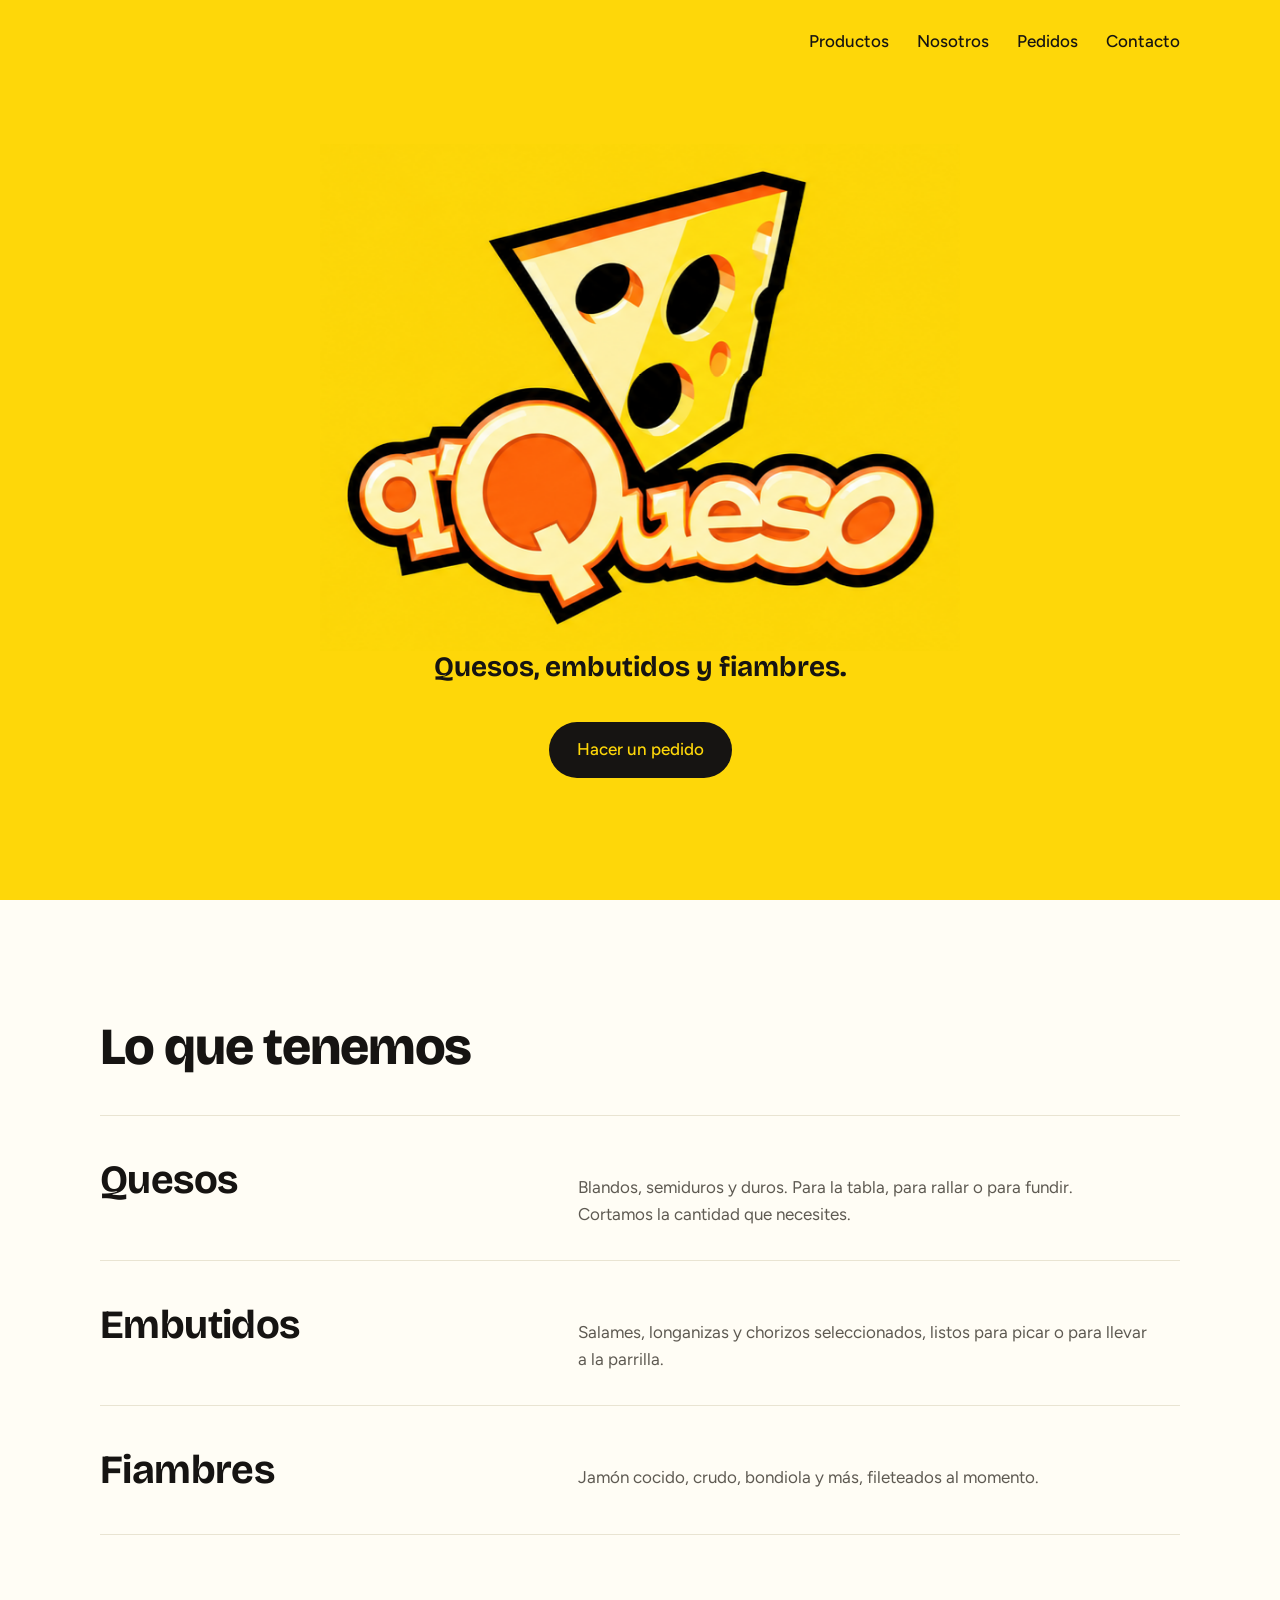
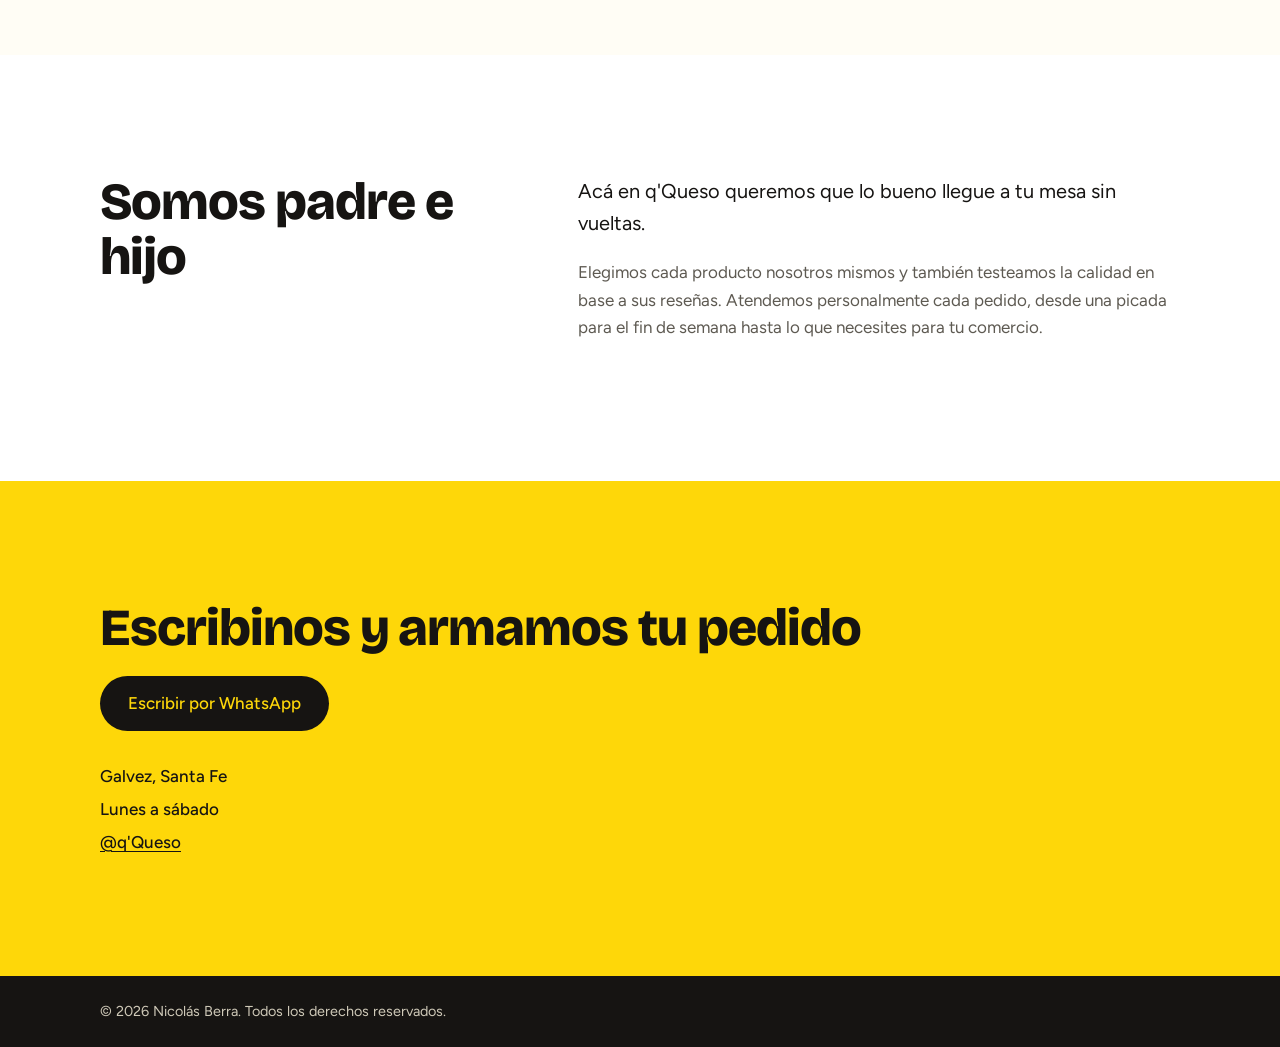
<file: index.html>
<!DOCTYPE html>
<html lang="es">
<head>
<meta charset="utf-8">
<meta name="viewport" content="width=device-width, initial-scale=1">
<title>q'Queso!</title>
<meta name="description" content="q'Queso: quesos, embutidos y fiambres. Un emprendimiento familiar de padre e hijo.">
<link rel="icon" href="Logo_q_Queso-Sin-Fondo.png">
<link rel="preconnect" href="https://fonts.googleapis.com">
<link rel="preconnect" href="https://fonts.gstatic.com" crossorigin>
<link href="https://fonts.googleapis.com/css2?family=Bricolage+Grotesque:opsz,wght@12..96,500;12..96,700;12..96,800&family=Figtree:wght@400;500&display=swap" rel="stylesheet">
<link rel="stylesheet" href="styles.css">
</head>
<body>

<header class="hero">
  <nav class="wrap nav" aria-label="Principal">
    <a href="#productos">Productos</a>
    <a href="#nosotros">Nosotros</a>
    <a href="pedidos.html">Pedidos</a>
    <a href="#contacto">Contacto</a>
  </nav>
  <div class="hero-body wrap">
    <div>
      <img class= "logo" src="logo.png" alt="q'Queso" width="708" height="561">
      <p>Quesos, embutidos y fiambres.</p>
      <a class="boton" href="pedidos.html">Hacer un pedido</a>
    </div>
  </div>
</header>

<main>
  <section id="productos">
    <div class="wrap">
      <h2>Lo que tenemos</h2>
      <div class="producto">
        <h3>Quesos</h3>
        <p>Blandos, semiduros y duros. Para la tabla, para rallar o para fundir. Cortamos la cantidad que necesites.</p>
      </div>
      <div class="producto">
        <h3>Embutidos</h3>
        <p>Salames, longanizas y chorizos seleccionados, listos para picar o para llevar a la parrilla.</p>
      </div>
      <div class="producto">
        <h3>Fiambres</h3>
        <p>Jamón cocido, crudo, bondiola y más, fileteados al momento.</p>
      </div>
    </div>
  </section>

  <section id="nosotros" class="nosotros">
    <div class="wrap">
      <h2>Somos padre e hijo</h2>
      <div>
        <p>Acá en q'Queso queremos que lo bueno llegue a tu mesa sin vueltas.</p>
        <p>Elegimos cada producto nosotros mismos y también testeamos la calidad en base a sus reseñas. Atendemos personalmente cada pedido, desde una picada para el fin de semana hasta lo que necesites para tu comercio.</p>
      </div>
    </div>
  </section>

  <section id="contacto" class="contacto">
    <div class="wrap">
      <h2>Escribinos y armamos tu pedido</h2>
      <a class="boton" href="https://wa.me/5493404437353?text=Hola!%20Quisiera%20hacer%20un%20pedido." target="_blank" rel="noopener">Escribir por WhatsApp</a>
      <div class="datos">
        <span>Galvez, Santa Fe</span>
        <span>Lunes a sábado</span>
        <a href="https://www.instagram.com/quequesos.ok/" target="_blank" rel="noopener">@q'Queso</a>
      </div>
    </div>
  </section>
</main>

<footer>
  <div class="wrap">© <span id="anio">2026</span> Nicolás Berra. Todos los derechos reservados.</div>
</footer>

<script>document.getElementById('anio').textContent = new Date().getFullYear();</script>
</body>
</html>
</file>
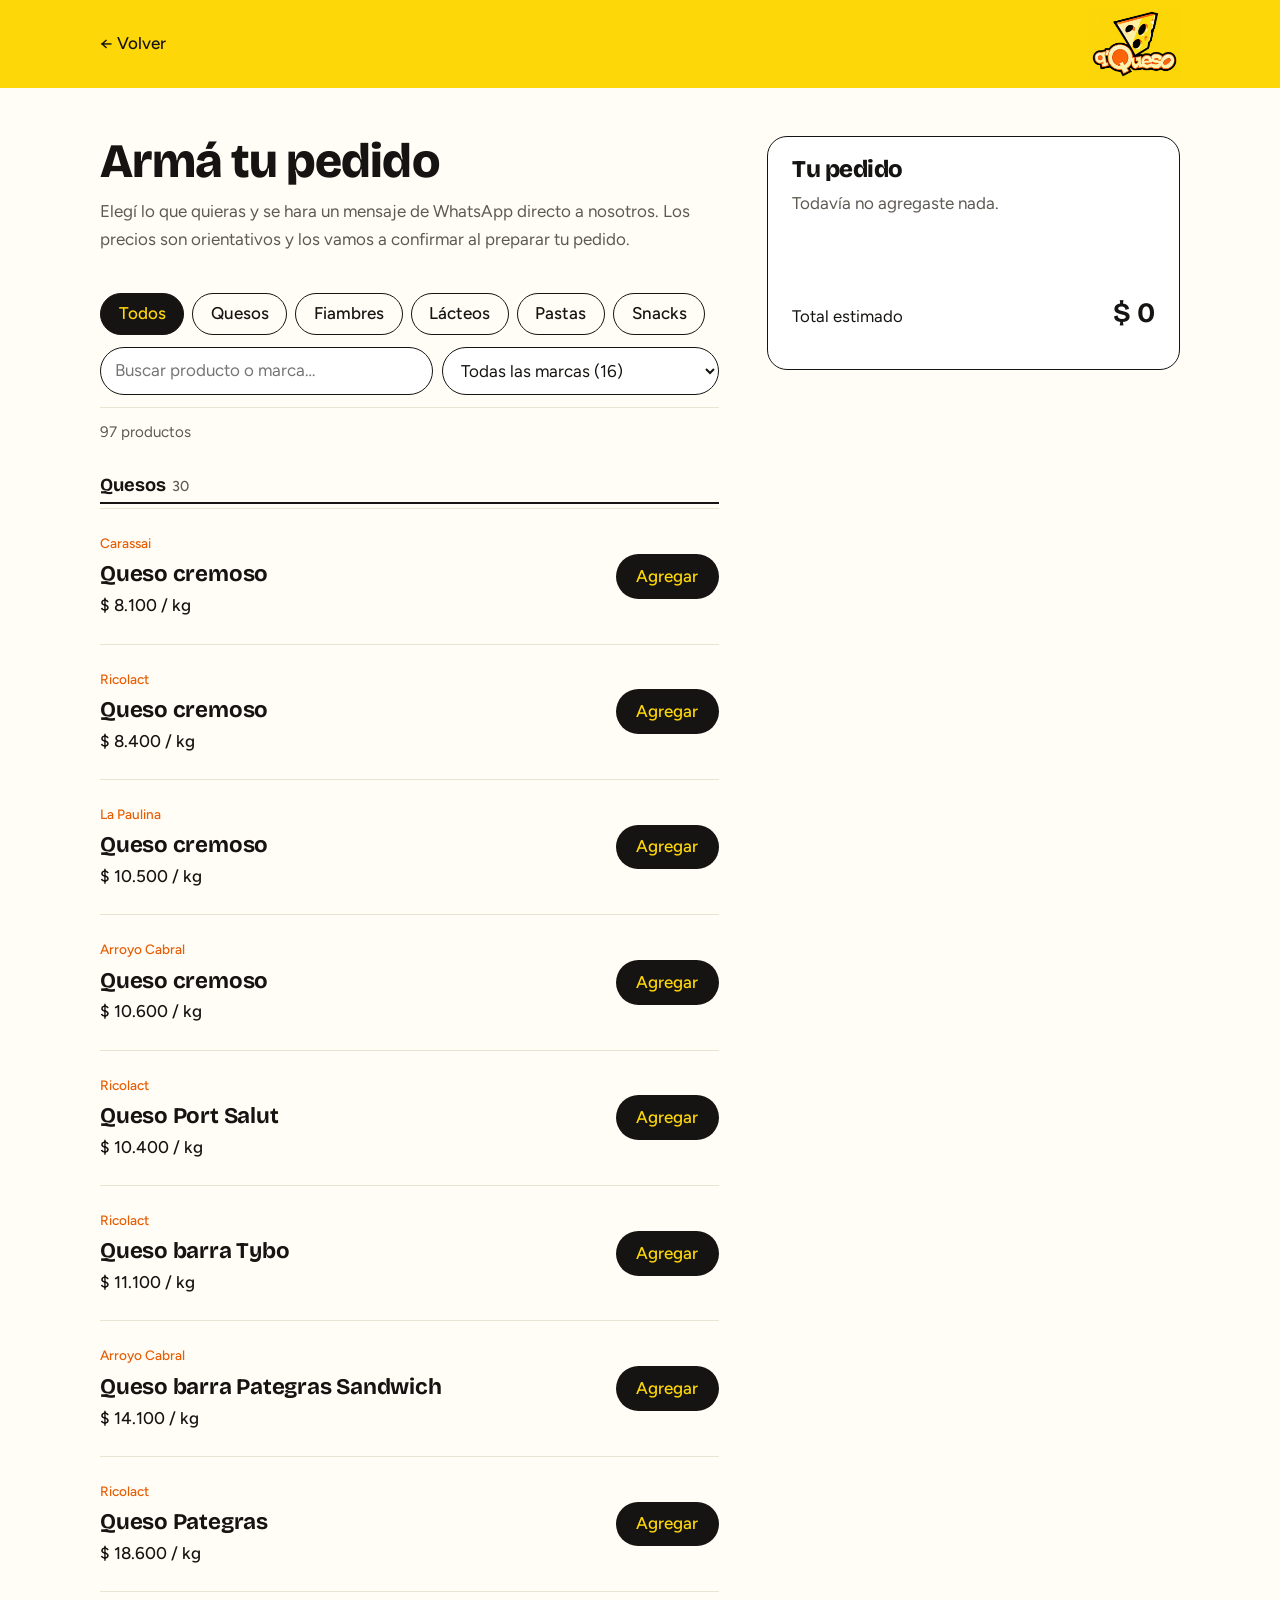
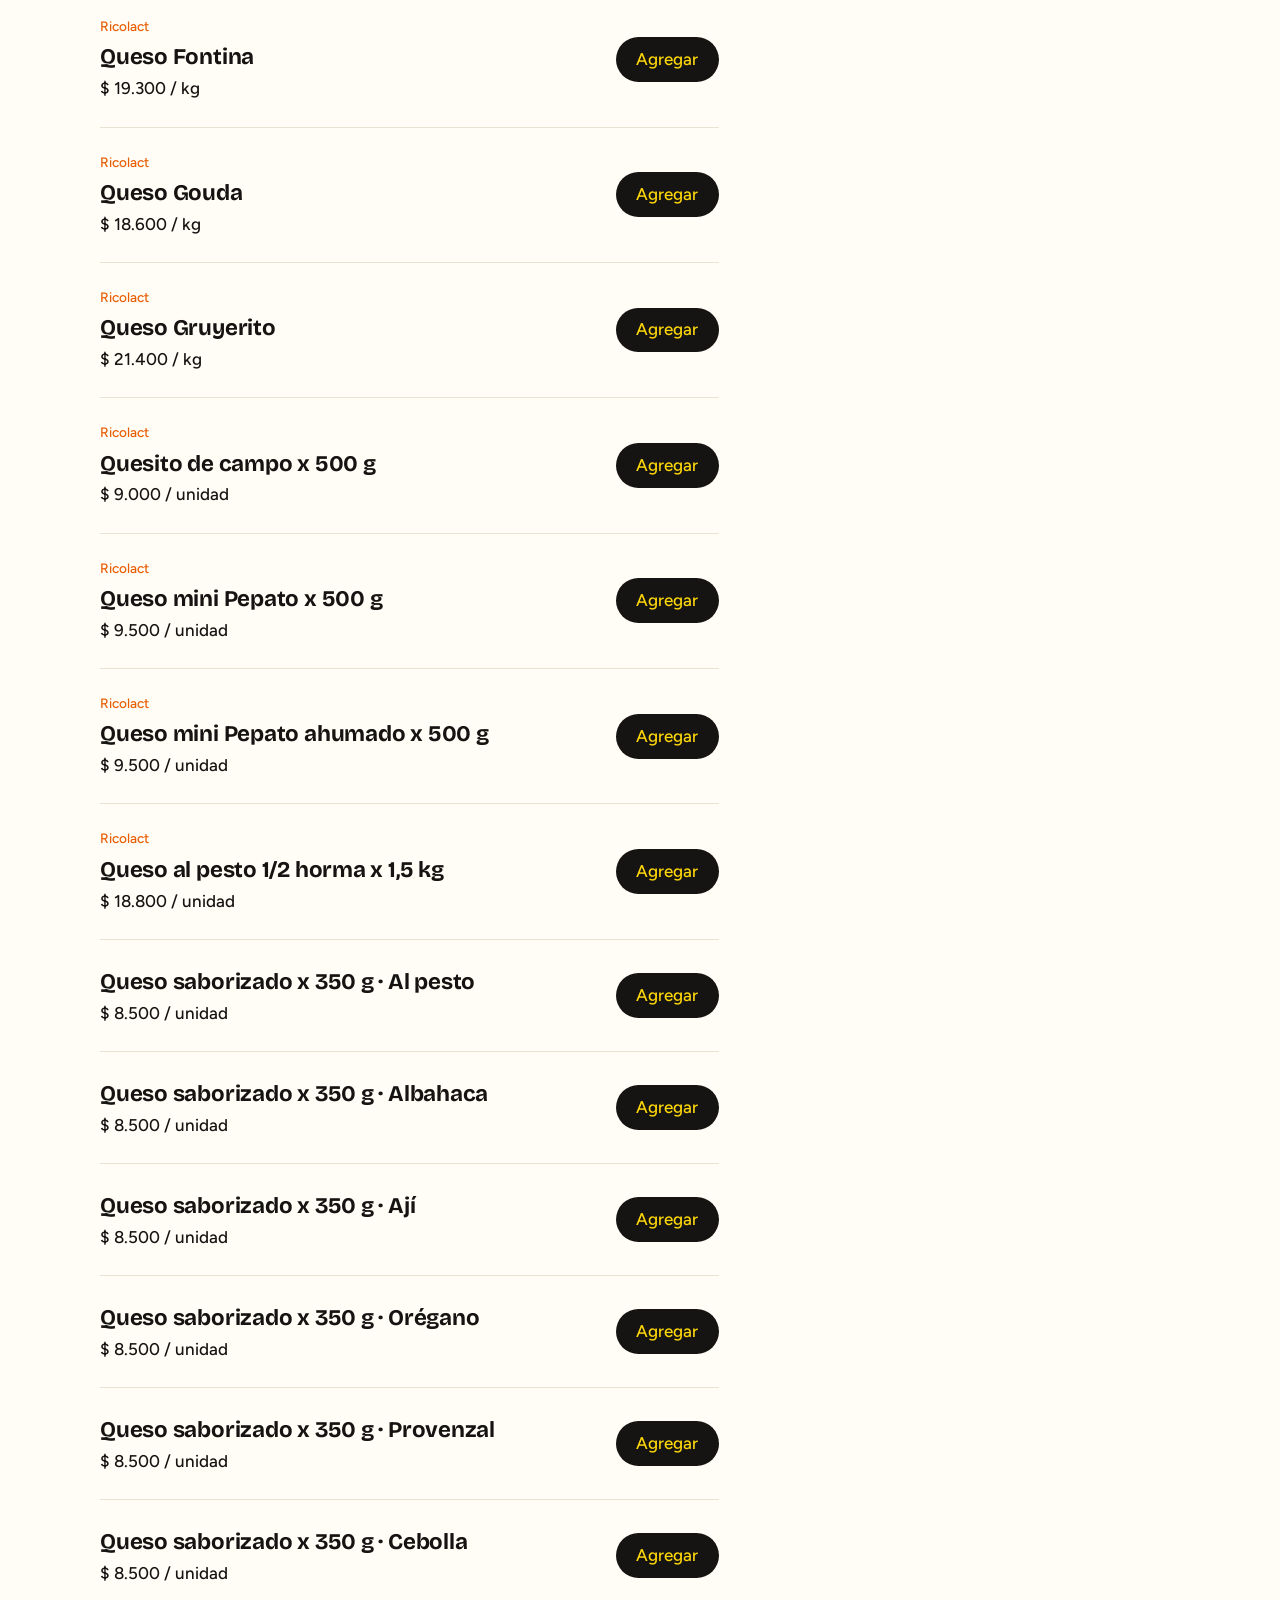
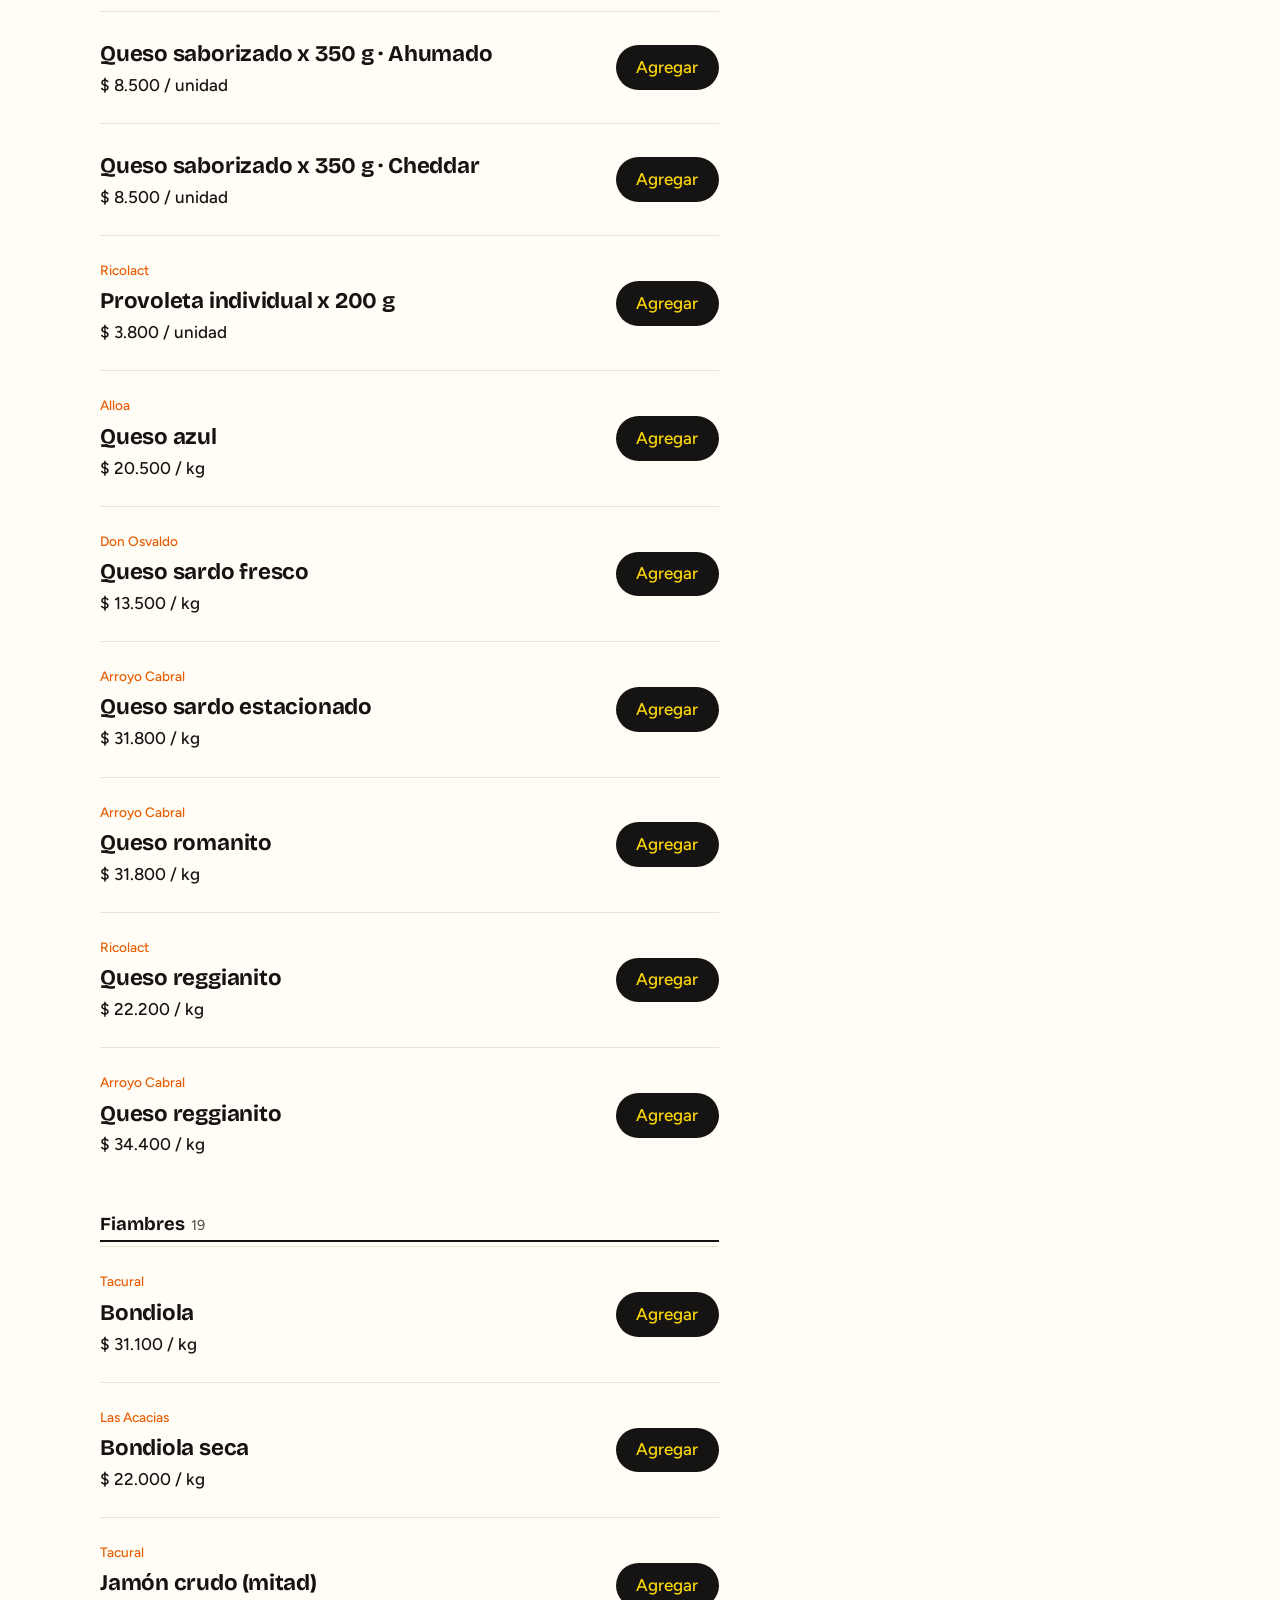
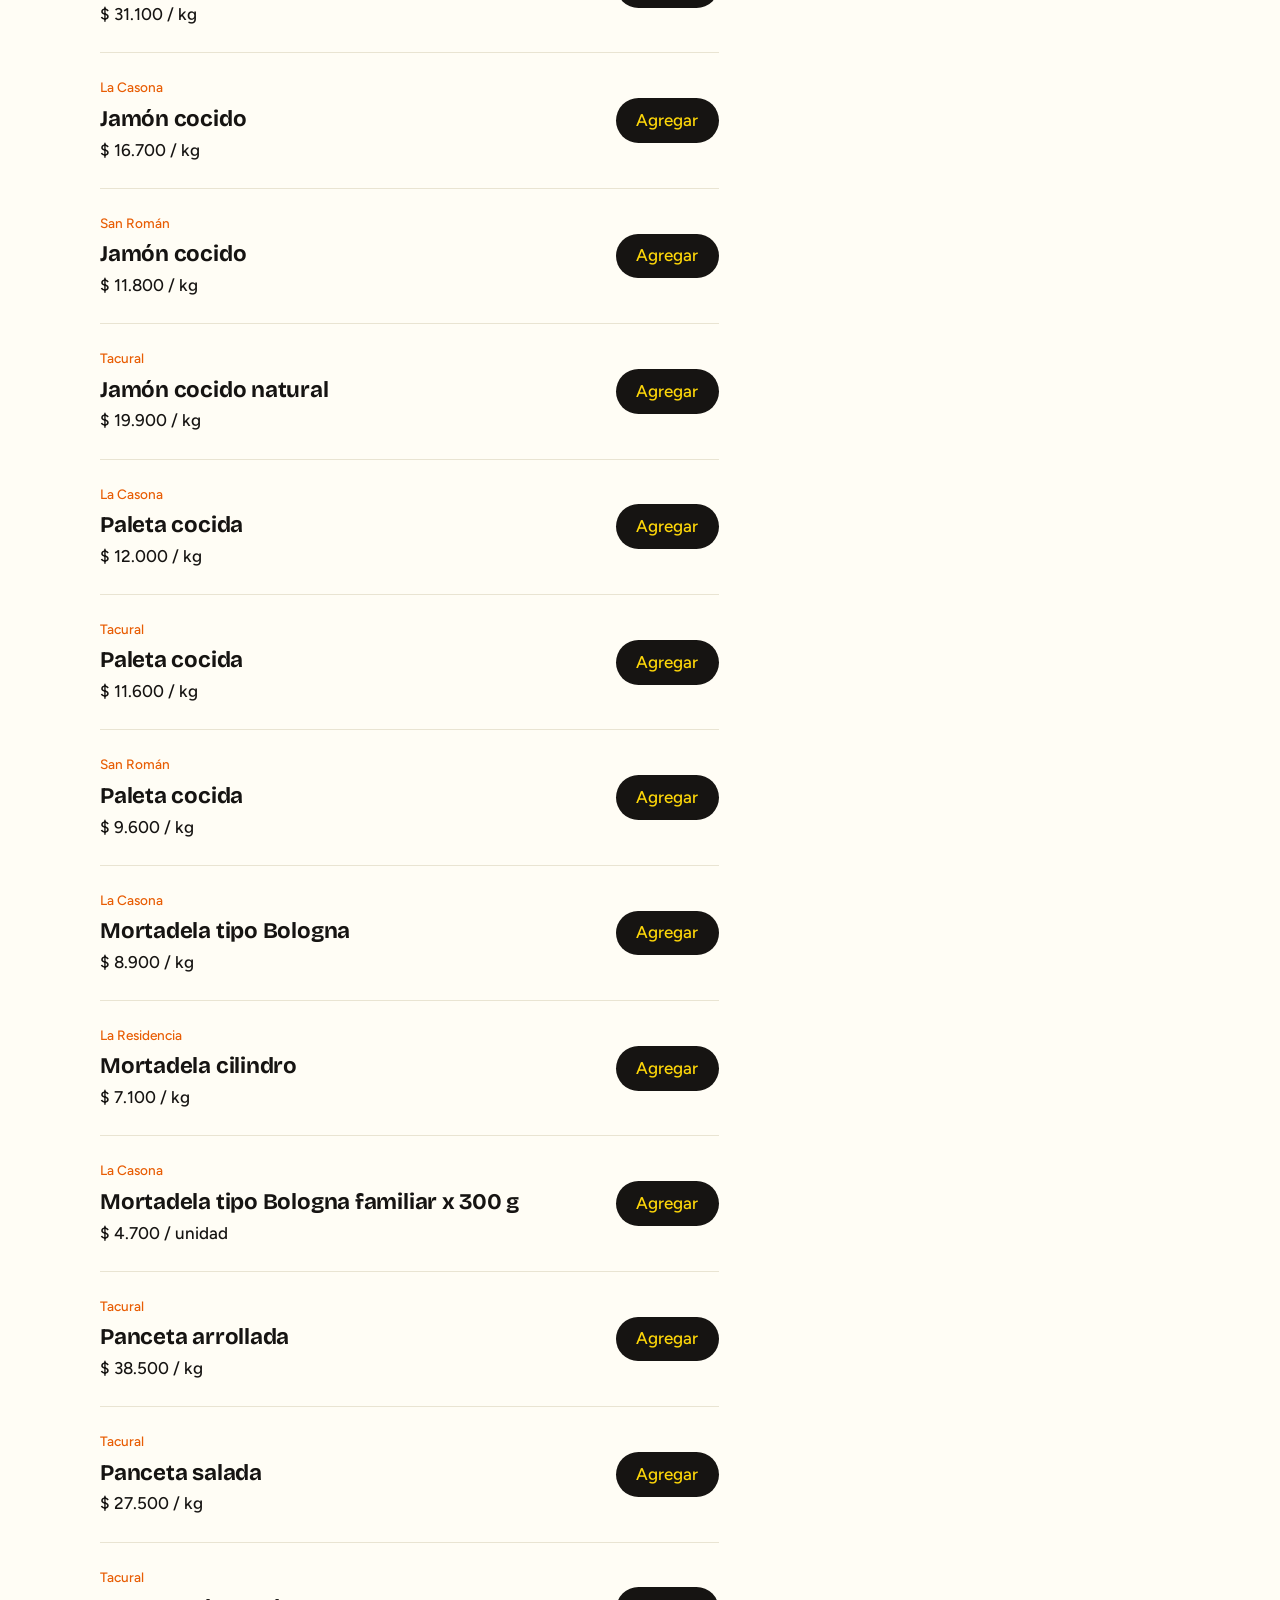
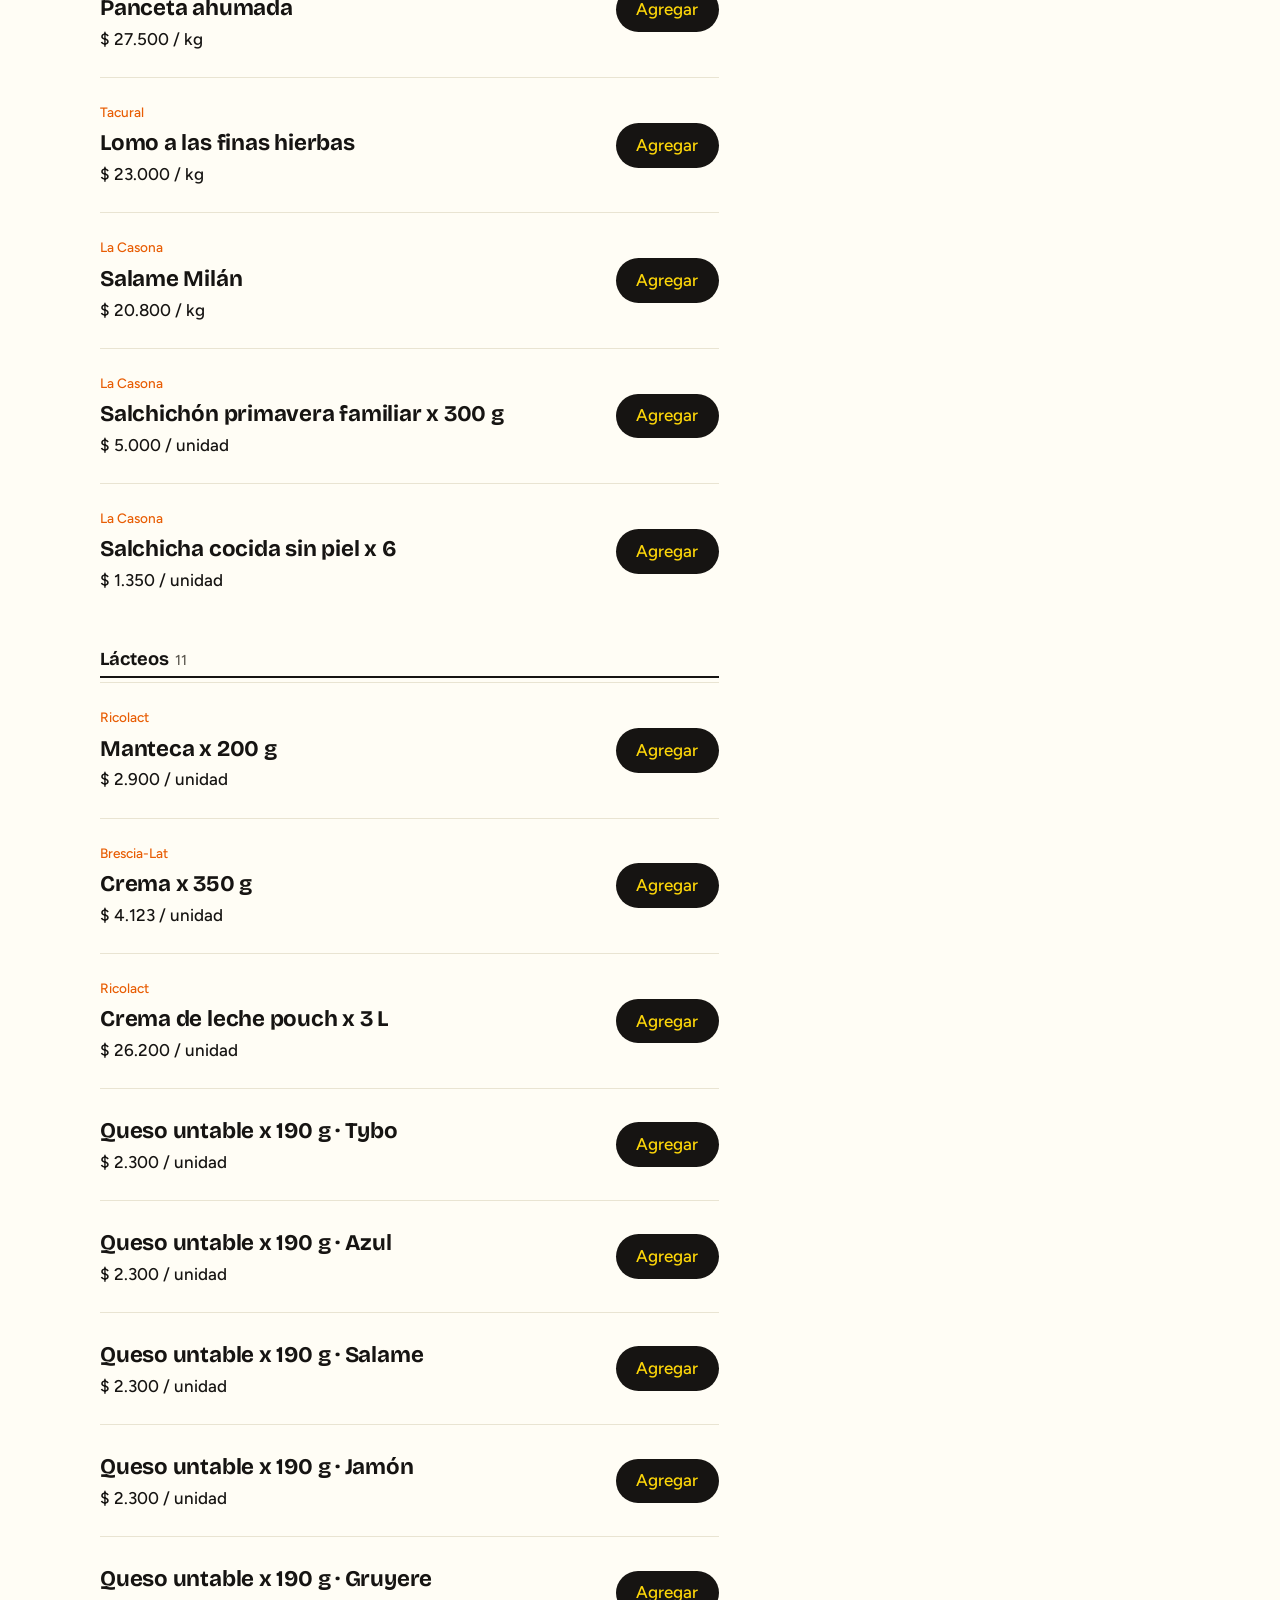
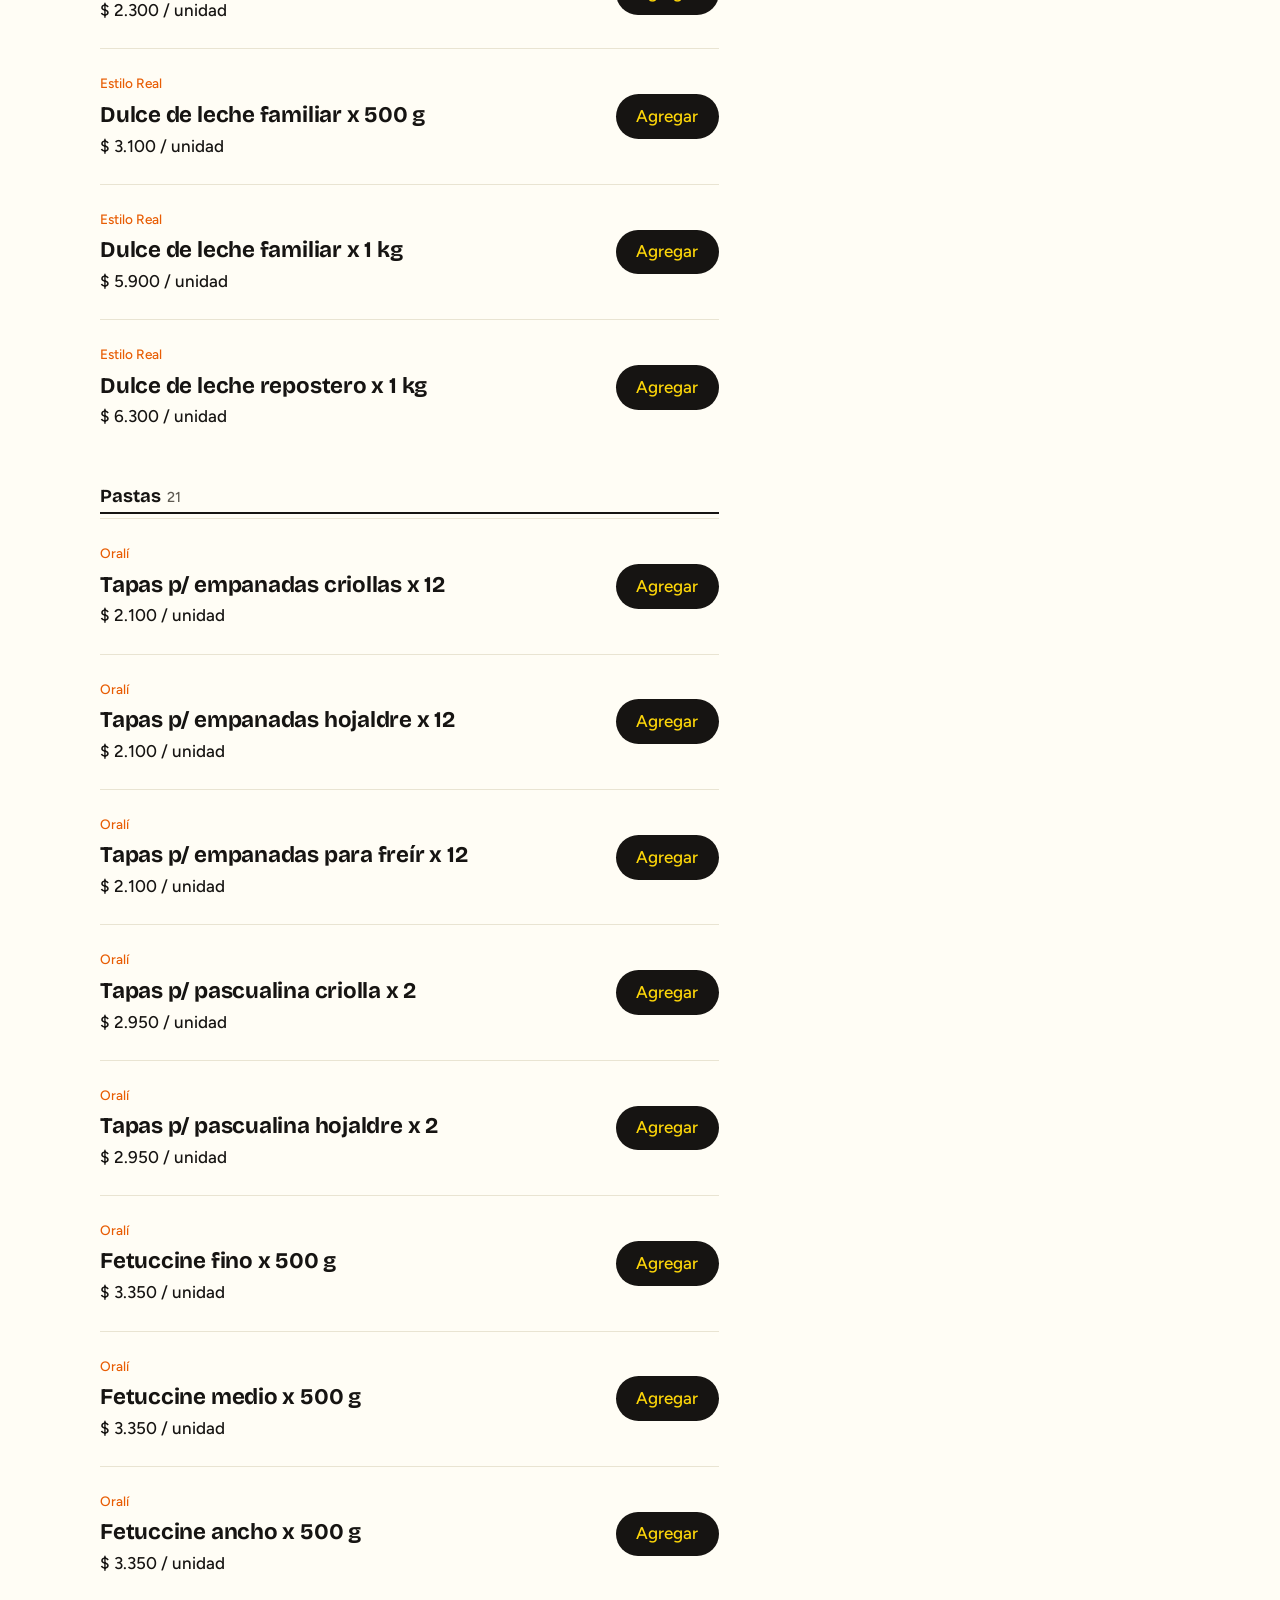
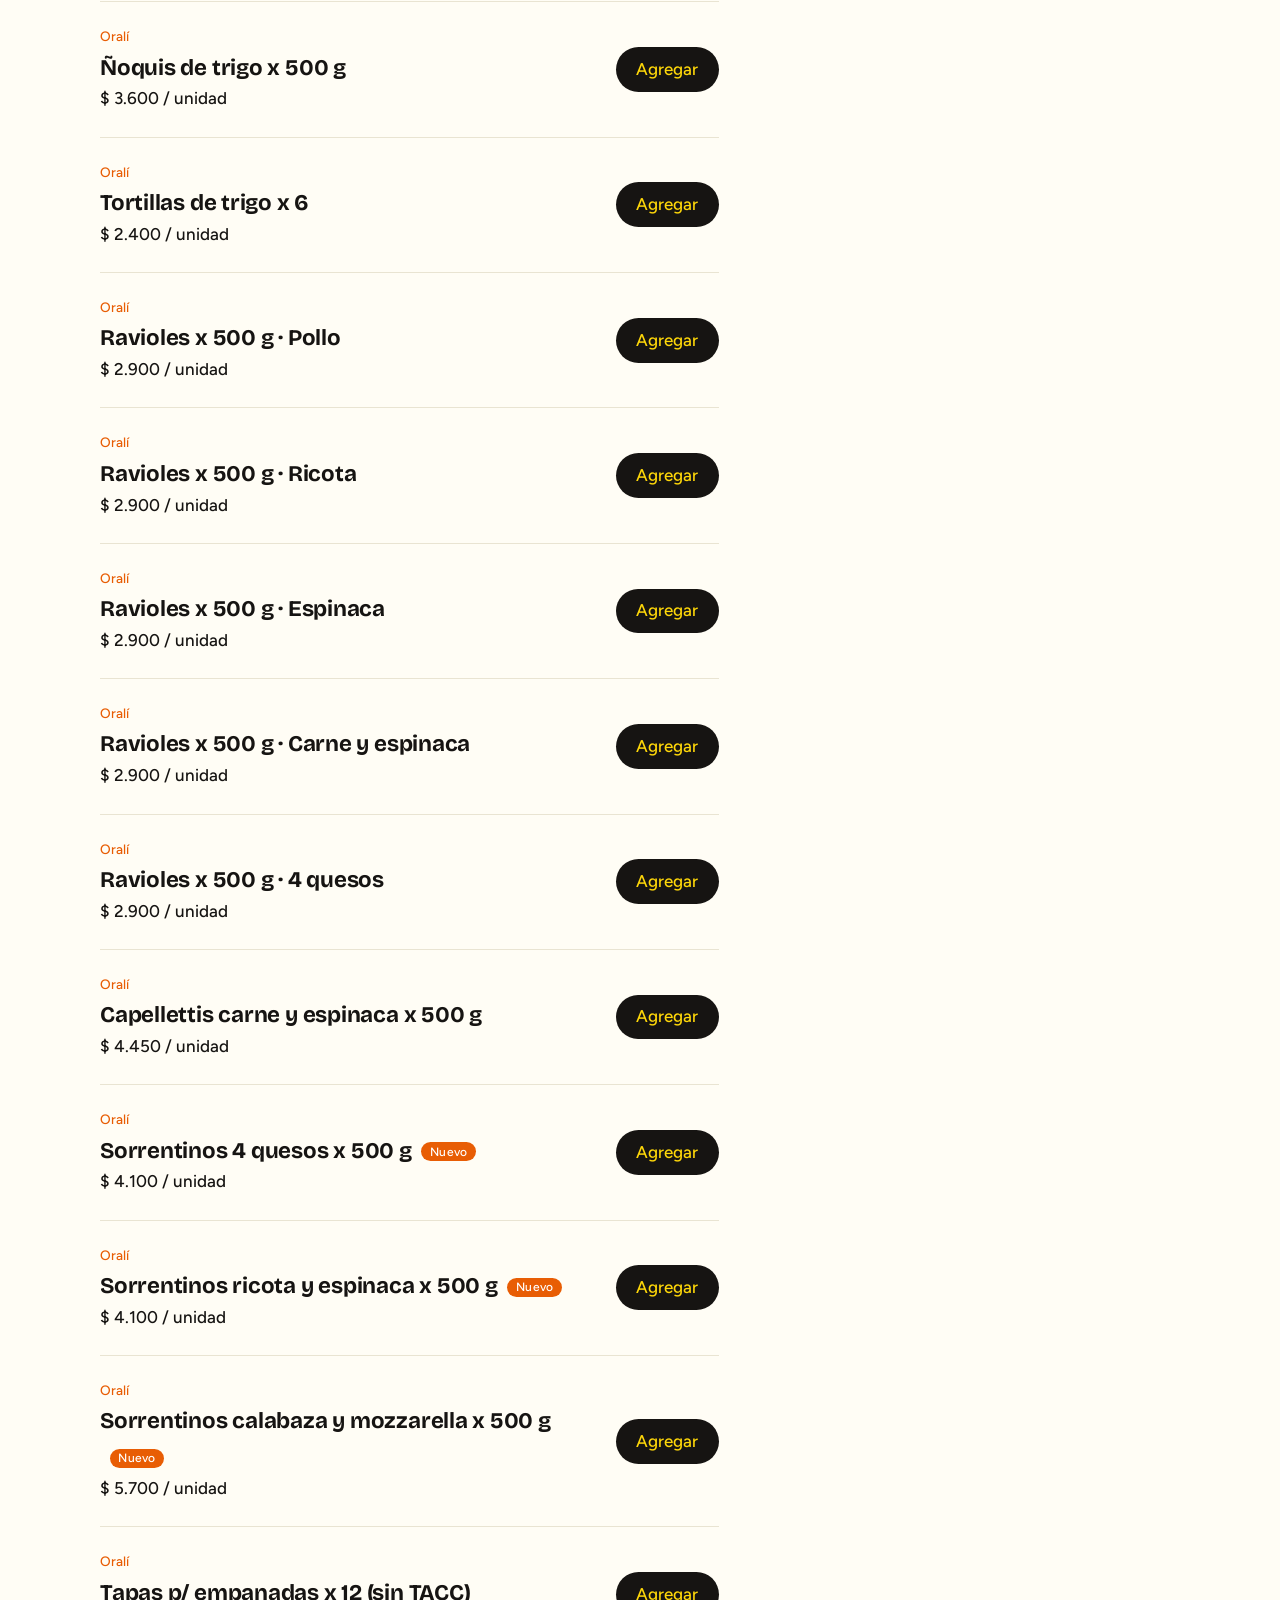
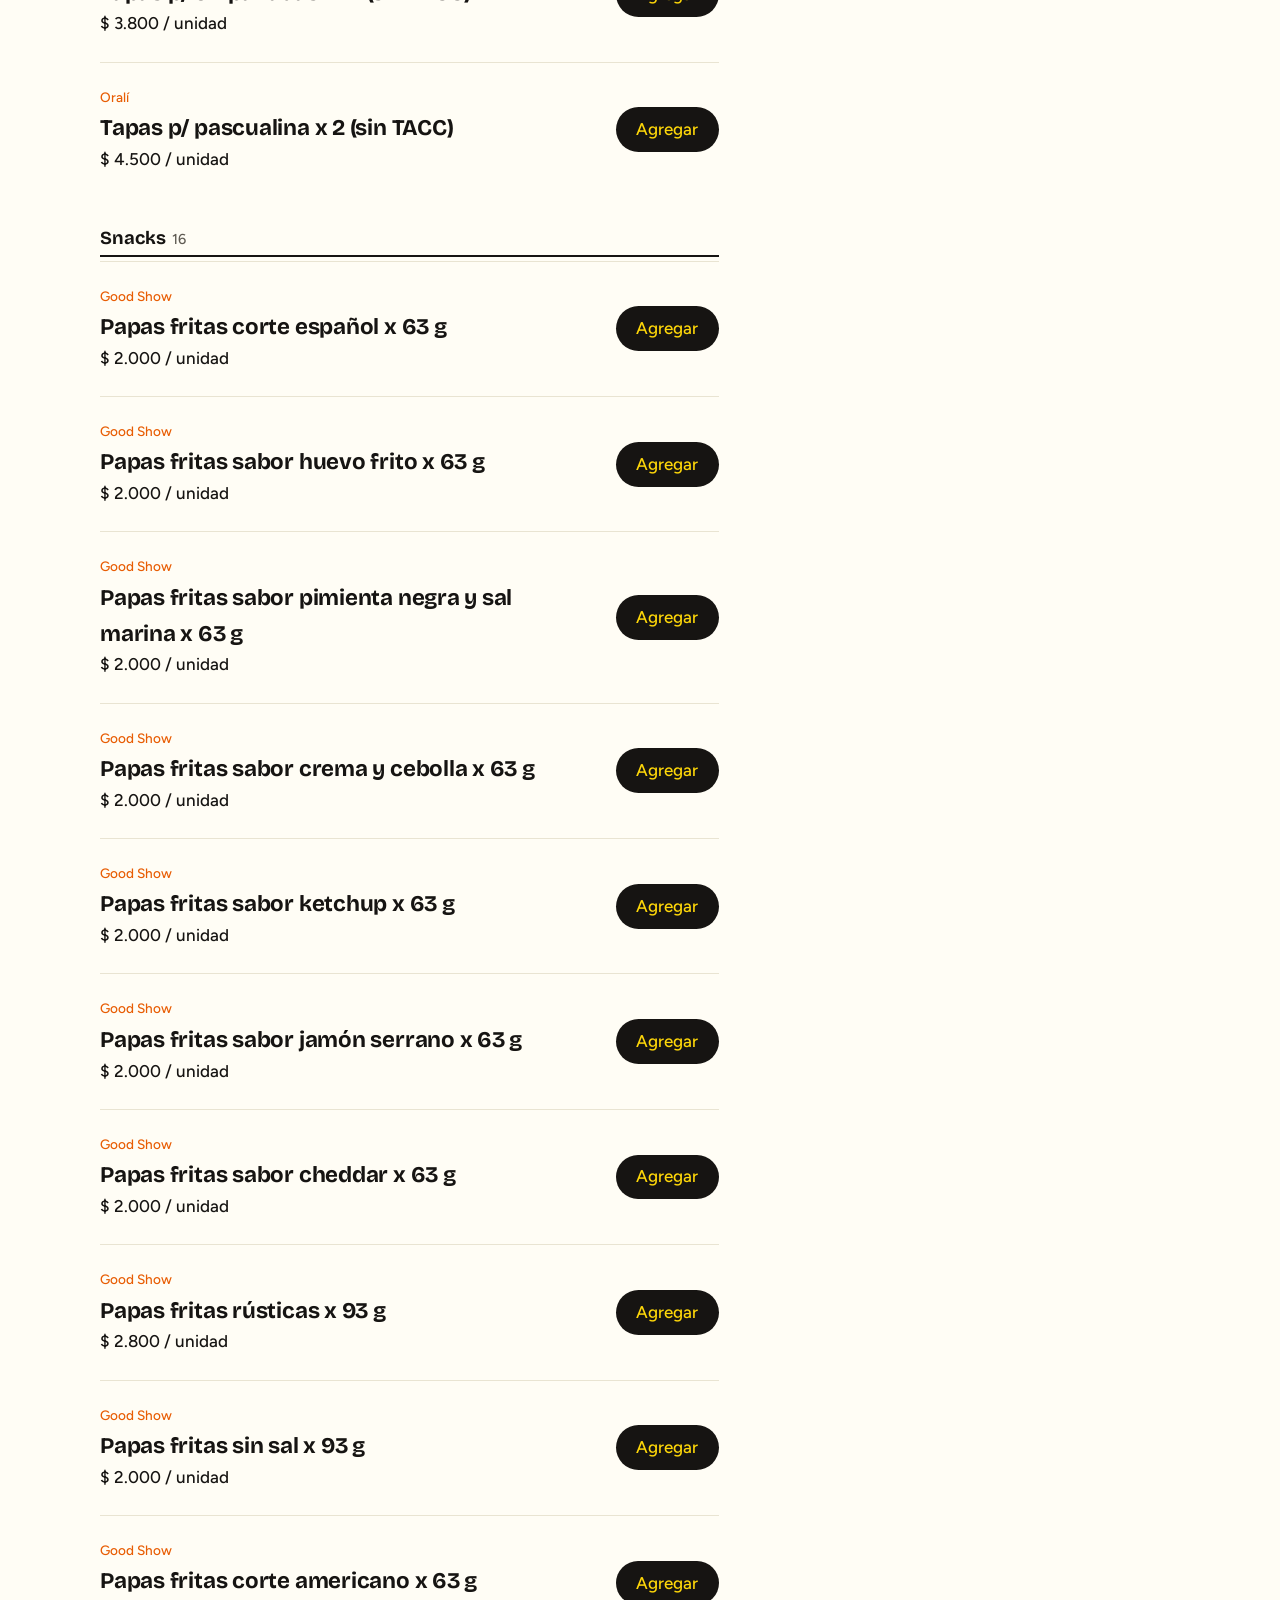
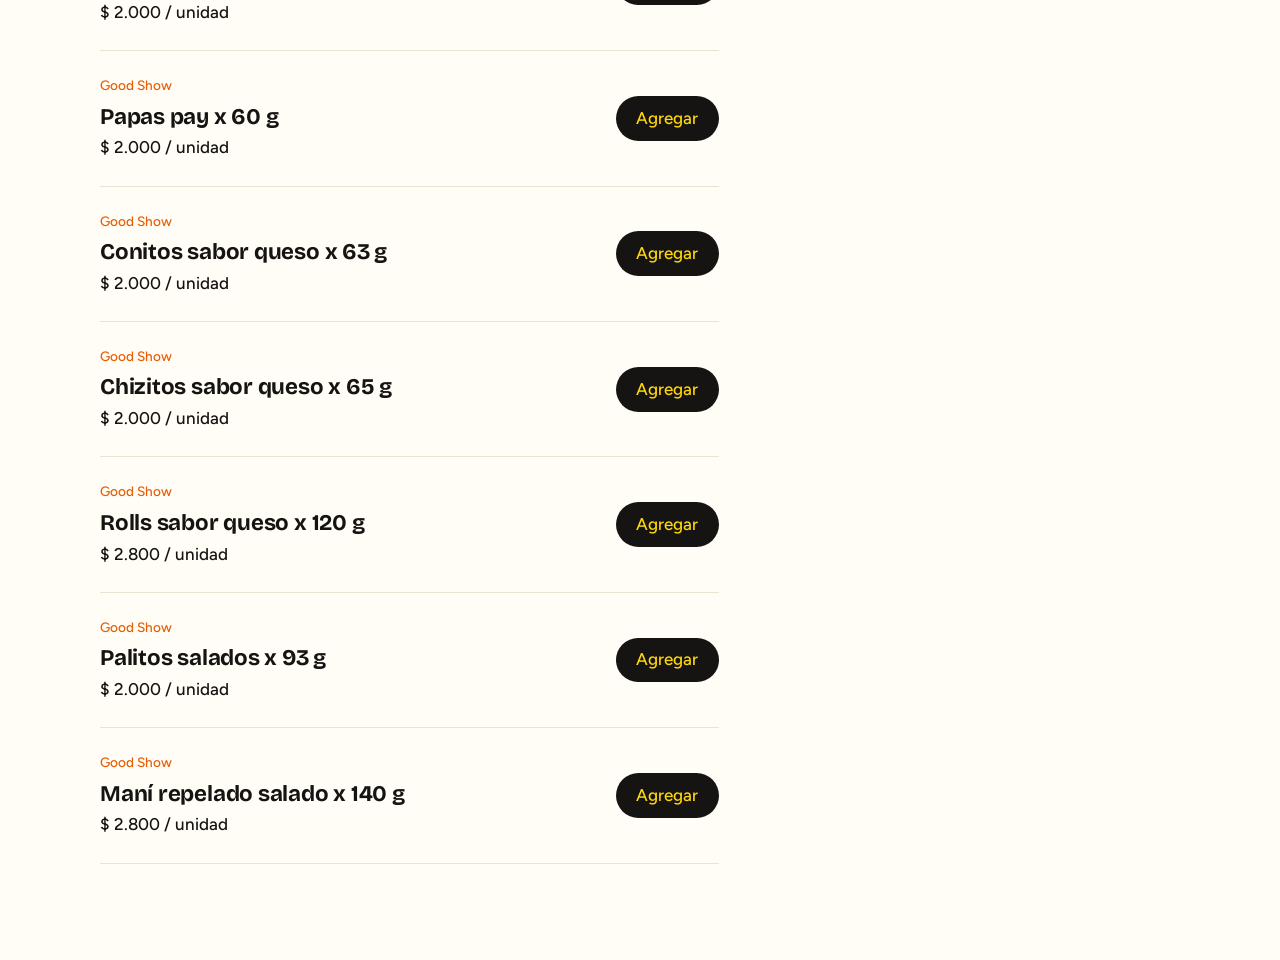
<file: pedidos.html>
<!DOCTYPE html>
<html lang="es">
<head>
<meta charset="utf-8">
<meta name="viewport" content="width=device-width, initial-scale=1">
<title>Hacer un pedido · q'Queso</title>
<meta name="description" content="Armá tu pedido de quesos, embutidos y fiambres y envialo por WhatsApp.">
<link rel="icon" href="Logo_q_Queso-Sin-Fondo.png">
<link rel="preconnect" href="https://fonts.googleapis.com">
<link rel="preconnect" href="https://fonts.gstatic.com" crossorigin>
<link href="https://fonts.googleapis.com/css2?family=Bricolage+Grotesque:opsz,wght@12..96,500;12..96,700;12..96,800&family=Figtree:wght@400;500&display=swap" rel="stylesheet">
<link rel="stylesheet" href="styles.css">
<link rel="stylesheet" href="pedidos.css">
</head>
<body class="pagina-pedidos">

<header class="top">
  <div class="wrap top-fila">
    <a class="volver" href="index.html">← Volver</a>
    <a href="index.html" aria-label="q'Queso, inicio"><img src="logo.png" alt="q'Queso" width="708" height="561"></a>
  </div>
</header>

<main class="wrap pedido">
  <div class="catalogo">
    <h1>Armá tu pedido</h1>
    <p class="aviso">Elegí lo que quieras y se hara un mensaje de WhatsApp directo a nosotros. Los precios son orientativos y los vamos a confirmar al preparar tu pedido.</p>

    <div class="herramientas">
      <div class="filtros" id="filtros" role="group" aria-label="Filtrar por categoría"></div>
      <div class="selectores">
        <input id="buscar" type="search" placeholder="Buscar producto o marca…" aria-label="Buscar producto o marca" autocomplete="off">
        <select id="marca" aria-label="Filtrar por marca"></select>
      </div>
    </div>
    <p class="aviso-cat" id="aviso-cat" hidden></p>
    <p class="resultados" id="resultados" aria-live="polite"></p>
    <div id="lista"></div>
  </div>

  <aside class="carrito" id="carrito" aria-label="Tu pedido">
    <h2>Tu pedido</h2>
    <div id="items"></div>

    <div class="total-fila" id="total-fila" hidden>
      <span>Total estimado</span>
      <strong id="total">$0</strong>
    </div>

    <div id="datos" hidden>
      <label for="nombre">Tu nombre</label>
      <input id="nombre" type="text" autocomplete="name" placeholder="Opcional">
      <label for="nota">Aclaraciones</label>
      <textarea id="nota" rows="2" placeholder="Dirección, retiro, envío, horario, cortes…"></textarea>
      <button class="boton enviar" id="enviar" type="button">Enviar pedido por WhatsApp</button>
      <button class="vaciar" id="vaciar" type="button">Vaciar pedido</button>
    </div>
  </aside>
</main>

<a class="barra" id="barra" href="#carrito" hidden>
  <span id="barra-cant">0 productos</span>
  <strong id="barra-total">$0</strong>
</a>

<script src="productos.js"></script>
<script src="carrito.js"></script>
</body>
</html>
</file>
<file: styles.css>
/* q'Queso - estilos */
:root {
  --amarillo: #FED709;
  --naranja: #E85D04;
  --negro: #161412;
  --papel: #FFFDF5;
  --gris: #5E5a52;
  --linea: #E9E4D2;
  --display: "Bricolage Grotesque", "Trebuchet MS", system-ui, sans-serif;
  --texto: "Figtree", system-ui, -apple-system, "Segoe UI", sans-serif;
}
*, *::before, *::after { box-sizing: border-box; }
html { scroll-behavior: smooth; }
body {
  margin: 0;
  background: var(--papel);
  color: var(--negro);
  font-family: var(--texto);
  font-size: 1.0625rem;
  line-height: 1.6;
  -webkit-font-smoothing: antialiased;
}
a { color: inherit; }
:focus-visible { outline: 3px solid var(--negro); outline-offset: 3px; }
.wrap { width: min(1080px, 100% - 3rem); margin-inline: auto; }

/* Hero: el fondo es el mismo amarillo del logo para que se funda con la página */
.hero {
  background: var(--amarillo);
  min-height: 100svh;
  display: flex;
  flex-direction: column;
}
.logo {
  padding-bottom: 10px;
}
.nav {
  display: flex;
  justify-content: flex-end;
  gap: 1.75rem;
  padding-block: 1.5rem;
  font-weight: 500;
}
.nav a { text-decoration: none; padding: .25rem 0; border-bottom: 2px solid transparent; }
.nav a:hover { border-color: var(--negro); }
.hero-body {
  flex: 1;
  display: grid;
  place-items: center;
  text-align: center;
  padding-bottom: 4rem;
}
.hero img {
  width: min(640px, 92vw);
  height: auto;
  display: block;
  margin-inline: auto;
  animation: entrada .9s cubic-bezier(.2,.8,.2,1) both;
}
.hero p {
  font-family: var(--display);
  font-weight: 700;
  font-size: clamp(1.25rem, 3vw, 1.75rem);
  margin: -1rem 0 2rem;
}
@keyframes entrada {
  from { opacity: 0; transform: translateY(18px) rotate(-2deg); }
  to   { opacity: 1; transform: none; }
}

.boton {
  display: inline-block;
  background: var(--negro);
  color: var(--amarillo);
  font-weight: 500;
  text-decoration: none;
  padding: .9rem 1.75rem;
  border-radius: 999px;
  transition: background .2s, color .2s;
}
.boton:hover { background: var(--naranja); color: #fff; }

section { padding-block: clamp(4rem, 10vw, 7.5rem); }
h2 {
  font-family: var(--display);
  font-weight: 800;
  font-size: clamp(2rem, 5vw, 3.25rem);
  line-height: 1.05;
  letter-spacing: -.02em;
  margin: 0 0 2.5rem;
}

/* Productos: lista tipográfica, sin tarjetas */
.producto {
  display: grid;
  grid-template-columns: minmax(0, 1fr) minmax(0, 1.4fr);
  gap: 1rem 3rem;
  padding-block: 2rem;
  border-top: 1px solid var(--linea);
  align-items: baseline;
}
.producto:last-child { border-bottom: 1px solid var(--linea); }
.producto h3 {
  font-family: var(--display);
  font-weight: 700;
  font-size: clamp(1.75rem, 4vw, 2.5rem);
  letter-spacing: -.015em;
  margin: 0;
  transition: color .2s;
}
.producto:hover h3 { color: var(--naranja); }
.producto p { margin: 0; color: var(--gris); max-width: 52ch; }

/* Nosotros */
.nosotros { background: #fff; }
.nosotros .wrap {
  display: grid;
  grid-template-columns: minmax(0, 1fr) minmax(0, 1.4fr);
  gap: 1rem 3rem;
}
.nosotros h2 { margin: 0; }
.nosotros p { margin: 0 0 1.25rem; max-width: 56ch; color: var(--gris); }
.nosotros p:first-of-type { color: var(--negro); font-size: 1.25rem; }

/* Contacto */
.contacto { background: var(--amarillo); }
.contacto h2 { margin-bottom: 1.25rem; }
.contacto .datos { margin: 2rem 0 0; display: grid; gap: .35rem; font-weight: 500; }
.contacto .datos a { text-underline-offset: 3px; }

footer { background: var(--negro); color: #cfc9b8; padding-block: 1.5rem; font-size: .9rem; }

@media (max-width: 720px) {
  .producto, .nosotros .wrap { grid-template-columns: 1fr; }
  .nav { justify-content: center; }
}
@media (prefers-reduced-motion: reduce) {
  html { scroll-behavior: auto; }
  .hero img { animation: none; }
}
</file>
<file: pedidos.css>
/* q'Queso · Estilos de la página de pedidos (usa las variables de styles.css) */

.top { background: var(--amarillo); }
.top-fila {
  display: flex;
  align-items: center;
  justify-content: space-between;
  padding-block: .5rem;
}
.top img { height: 72px; width: auto; display: block; }
.volver { text-decoration: none; font-weight: 500; }
.volver:hover { text-decoration: underline; text-underline-offset: 4px; }

.pedido {
  display: grid;
  grid-template-columns: minmax(0, 1.5fr) minmax(0, 1fr);
  gap: 3rem;
  padding-block: 3rem 6rem;
  align-items: start;
}

h1 {
  font-family: var(--display);
  font-weight: 800;
  font-size: clamp(2rem, 5vw, 3rem);
  letter-spacing: -.02em;
  line-height: 1.05;
  margin: 0 0 .75rem;
}
.aviso { color: var(--gris); margin: 0 0 1.75rem; max-width: 54ch; }

/* Filtros: barra que queda fija arriba en pantallas grandes */
.herramientas {
  background: var(--papel);
  padding-block: .75rem;
  margin-bottom: .5rem;
}
@media (min-width: 901px) {
  .herramientas { position: sticky; top: 0; z-index: 5; border-bottom: 1px solid var(--linea); }
}
.filtros { display: flex; flex-wrap: wrap; gap: .5rem; margin-bottom: .75rem; }
.selectores { display: grid; grid-template-columns: minmax(0, 1.2fr) minmax(0, 1fr); gap: .6rem; }
.selectores input, .selectores select {
  width: 100%;
  font: inherit;
  padding: .6rem .9rem;
  border: 1.5px solid var(--negro);
  border-radius: 999px;
  background: #fff;
  color: var(--negro);
  min-width: 0;
}
.selectores select { cursor: pointer; }
.selectores input:focus, .selectores select:focus { outline: 3px solid var(--amarillo); outline-offset: 1px; }
.resultados { margin: .75rem 0 0; color: var(--gris); font-size: .95rem; }
.grupo {
  font-family: var(--display);
  font-weight: 700;
  font-size: 1.15rem;
  letter-spacing: 0;
  margin: 2rem 0 .25rem;
  padding-bottom: .4rem;
  border-bottom: 2px solid var(--negro);
}
.grupo small { color: var(--gris); font-weight: 500; font-family: var(--texto); font-size: .9rem; margin-left: .35rem; }
.marca-tag { display: block; font-size: .85rem; font-weight: 500; color: var(--naranja); margin-bottom: .1rem; }
.limpiar {
  font: inherit; font-weight: 500; margin-top: 1rem;
  background: none; border: 1.5px solid var(--negro); border-radius: 999px;
  padding: .45rem 1.1rem; cursor: pointer;
}
.limpiar:hover { background: var(--amarillo); }
.filtro {
  font: inherit;
  font-weight: 500;
  background: transparent;
  color: var(--negro);
  border: 1.5px solid var(--negro);
  border-radius: 999px;
  padding: .4rem 1.1rem;
  cursor: pointer;
  transition: background .15s, color .15s;
}
.filtro:hover { background: var(--linea); }
.filtro[aria-pressed="true"] { background: var(--negro); color: var(--amarillo); }

/* Productos */
.producto-item {
  display: flex;
  justify-content: space-between;
  align-items: center;
  gap: 1.5rem;
  padding-block: 1.5rem;
  border-top: 1px solid var(--linea);
}
.producto-item:last-child { border-bottom: 1px solid var(--linea); }
.producto-item h3 {
  font-family: var(--display);
  font-weight: 700;
  font-size: 1.4rem;
  letter-spacing: -.01em;
  margin: 0;
}
.producto-item p { margin: .15rem 0 .4rem; color: var(--gris); font-size: .98rem; }
.precio { font-weight: 500; }
.es-agotado .info { opacity: .5; }
.agotado { color: var(--gris); font-size: .95rem; white-space: nowrap; }

.agregar {
  font: inherit;
  font-weight: 500;
  background: var(--negro);
  color: var(--amarillo);
  border: 0;
  border-radius: 999px;
  padding: .55rem 1.3rem;
  cursor: pointer;
  white-space: nowrap;
  transition: background .2s, color .2s;
}
.agregar:hover { background: var(--naranja); color: #fff; }

.cantidad {
  display: inline-flex;
  align-items: center;
  border: 1.5px solid var(--negro);
  border-radius: 999px;
  overflow: hidden;
  white-space: nowrap;
}
.cantidad button {
  font: inherit;
  font-size: 1.25rem;
  width: 2.5rem;
  height: 2.5rem;
  background: transparent;
  border: 0;
  cursor: pointer;
}
.cantidad button:hover { background: var(--amarillo); }
.cantidad span { min-width: 4.5rem; text-align: center; font-weight: 500; }

/* Carrito */
.carrito {
  background: #fff;
  border: 1.5px solid var(--negro);
  border-radius: 1.25rem;
  padding: 1.25rem 1.5rem;
  position: sticky;
  top: 1rem;
  scroll-margin-top: 1rem;
  /* Nunca más alto que la pantalla: si hay muchos productos, scrollea la lista */
  display: flex;
  flex-direction: column;
  max-height: calc(100vh - 2rem);
  max-height: calc(100dvh - 2rem);
  overflow-y: auto;
}
.carrito h2 { font-size: 1.5rem; margin: 0 0 .5rem; flex: none; }
#items { flex: 1 1 auto; min-height: 5.5rem; overflow-y: auto; padding-right: .25rem; }
.total-fila, #datos { flex: none; }
.vacio { color: var(--gris); margin: 0; }

.linea {
  display: flex;
  justify-content: space-between;
  gap: 1rem;
  padding-block: .75rem;
  border-bottom: 1px solid var(--linea);
}
.linea strong { display: block; font-weight: 500; }
.linea div > span { color: var(--gris); font-size: .95rem; }
.linea-der { display: flex; align-items: flex-start; gap: .5rem; text-align: right; }
.linea-der > span { color: var(--negro) !important; font-weight: 500; font-size: 1rem !important; }
.quitar {
  font: inherit;
  font-size: 1.3rem;
  line-height: 1;
  width: 1.75rem;
  height: 1.75rem;
  border: 0;
  border-radius: 50%;
  background: transparent;
  color: var(--gris);
  cursor: pointer;
}
.quitar:hover { background: var(--linea); color: var(--negro); }

.total-fila {
  display: flex;
  justify-content: space-between;
  align-items: baseline;
  padding-block: .8rem;
  font-size: 1.05rem;
}
.total-fila strong { font-family: var(--display); font-size: 1.75rem; }

#datos label { display: block; font-weight: 500; font-size: .9rem; margin: .55rem 0 .25rem; }
#datos input, #datos textarea {
  width: 100%;
  font: inherit;
  padding: .5rem .8rem;
  border: 1.5px solid var(--linea);
  border-radius: .75rem;
  background: var(--papel);
  color: var(--negro);
  resize: vertical;
}
#datos input:focus, #datos textarea:focus { border-color: var(--negro); outline: 0; }
.enviar { width: 100%; margin-top: 1rem; border: 0; font: inherit; font-weight: 500; cursor: pointer; text-align: center; }
.vaciar {
  display: block;
  margin: .75rem auto 0;
  font: inherit;
  font-size: .92rem;
  background: none;
  border: 0;
  color: var(--gris);
  text-decoration: underline;
  text-underline-offset: 3px;
  cursor: pointer;
}
.vaciar:hover { color: var(--negro); }

/* Barra inferior fija en celular */
.barra {
  position: fixed;
  left: 1rem;
  right: 1rem;
  bottom: calc(1rem + env(safe-area-inset-bottom, 0px));
  display: none;
  justify-content: space-between;
  align-items: center;
  background: var(--negro);
  color: var(--amarillo);
  text-decoration: none;
  padding: .95rem 1.4rem;
  border-radius: 999px;
  font-weight: 500;
  box-shadow: 0 8px 24px rgba(0, 0, 0, .25);
  z-index: 10;
}

@media (max-width: 900px) {
  .pedido { grid-template-columns: 1fr; gap: 2.5rem; padding-bottom: 8rem; }
  .carrito { position: static; max-height: none; overflow: visible; }
  #items { overflow: visible; }
  .selectores { grid-template-columns: 1fr; }
  .barra:not([hidden]) { display: flex; }
}
@media (max-width: 480px) {
  .producto-item { flex-direction: column; align-items: flex-start; gap: 1rem; }
}

/* Etiqueta "Nuevo" y cartel de categoría */
.nuevo {
  display: inline-block;
  margin-left: .6rem;
  background: var(--naranja);
  color: #fff;
  font: 500 .75rem var(--texto);
  letter-spacing: .02em;
  padding: .15rem .55rem;
  border-radius: 999px;
  vertical-align: middle;
}
.aviso-cat {
  background: var(--amarillo);
  border-radius: .75rem;
  padding: .65rem 1rem;
  margin: .5rem 0 0;
  font-size: .95rem;
}
</file>
